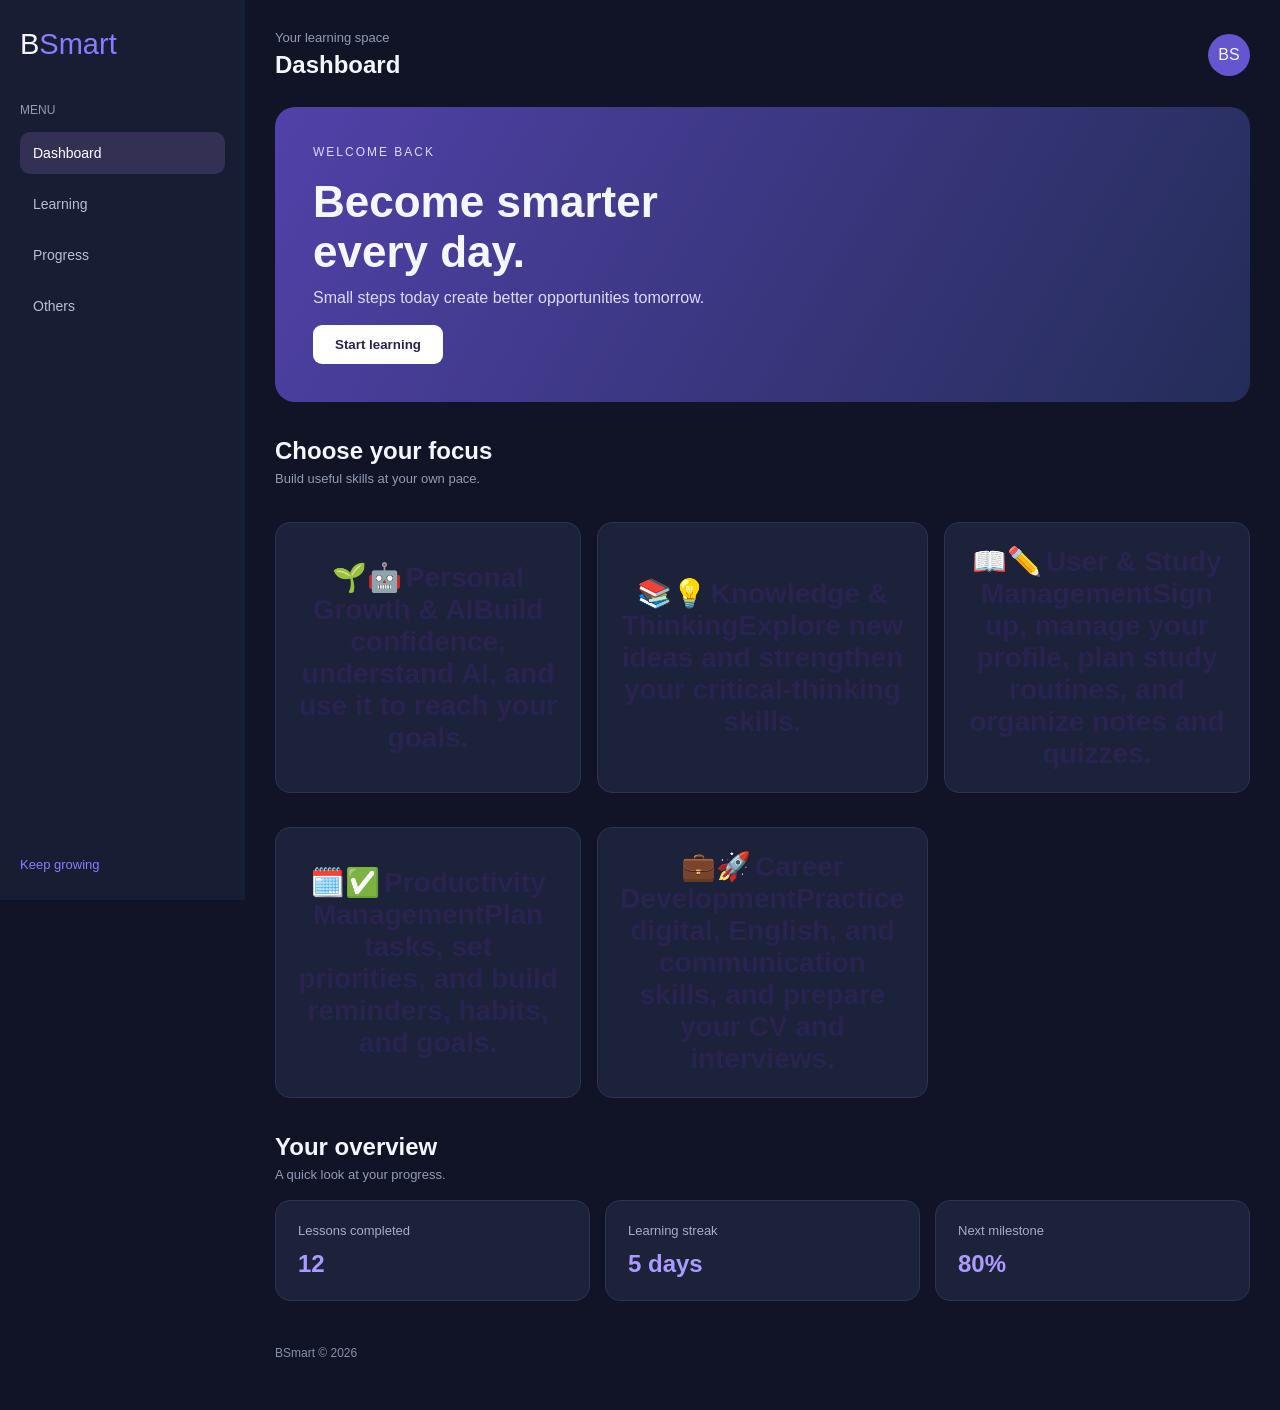
<file: index.html>
<!DOCTYPE html>
<html lang="en">
<head>
	<meta charset="UTF-8">
	<meta name="viewport" content="width=device-width, initial-scale=1.0">
	<title>BSmart Dashboard</title>
	<link rel="stylesheet" href="style.css">
</head>
<body>
	<aside class="sidebar">
		<div class="logo">B<span>Smart</span></div>
		<div class="menu-label">MENU</div>
		<nav aria-label="Main navigation">
			<a class="active" href="#dashboard">Dashboard</a>
			<a href="#learning">Learning</a>
			<a href="#progress">Progress</a>
			<a href="#others">Others</a>
		</nav>
		<div class="sidebar-bottom">Keep growing</div>
	</aside>

	<main class="main" id="dashboard">
		<header class="topbar">
			<div>
				<p class="muted">Your learning space</p>
				<h2>Dashboard</h2>
			</div>
			<div class="user-icon" aria-label="User profile">BS</div>
		</header>

		<section class="welcome">
			<div class="welcome-tag">WELCOME BACK</div>
			<h1>Become smarter<br>every day.</h1>
			<p>Small steps today create better opportunities tomorrow.</p>
			<button id="start-learning" type="button">Start learning</button>
		</section>

		<section class="section" id="learning">
			<div class="section-heading">
				<h2>Choose your focus</h2>
				<p>Build useful skills at your own pace.</p>
			</div>
			<div class="cards focus-cards" aria-label="Focus areas">
				<button class="card focus-card" type="button" aria-pressed="false">
					<span class="focus-image focus-image--growth" role="img" aria-label="A person growing alongside an AI assistant"><span aria-hidden="true">🌱</span><span aria-hidden="true">🤖</span></span>
					<span class="focus-card-content"><span class="focus-title">Personal Growth &amp; AI</span><span class="focus-description">Build confidence, understand AI, and use it to reach your goals.</span></span>
				</button>
				<button class="card focus-card" type="button" aria-pressed="false">
					<span class="focus-image focus-image--thinking" role="img" aria-label="Books and a bright idea"><span aria-hidden="true">📚</span><span aria-hidden="true">💡</span></span>
					<span class="focus-card-content"><span class="focus-title">Knowledge &amp; Thinking</span><span class="focus-description">Explore new ideas and strengthen your critical-thinking skills.</span></span>
				</button>
				<button class="card focus-card" type="button" aria-pressed="false">
					<span class="focus-image focus-image--study" role="img" aria-label="A study desk with books and notes"><span aria-hidden="true">📖</span><span aria-hidden="true">✏️</span></span>
					<span class="focus-card-content"><span class="focus-title">User &amp; Study Management</span><span class="focus-description">Sign up, manage your profile, plan study routines, and organize notes and quizzes.</span></span>
				</button>
				<button class="card focus-card" type="button" aria-pressed="false" data-page="productivity.html">
					<span class="focus-image focus-image--productivity" role="img" aria-label="A calendar and completed tasks"><span aria-hidden="true">🗓️</span><span aria-hidden="true">✅</span></span>
					<span class="focus-card-content"><span class="focus-title">Productivity Management</span><span class="focus-description">Plan tasks, set priorities, and build reminders, habits, and goals.</span></span>
				</button>
				<button class="card focus-card" type="button" aria-pressed="false">
					<span class="focus-image focus-image--career" role="img" aria-label="A briefcase for career development"><span aria-hidden="true">💼</span><span aria-hidden="true">🚀</span></span>
					<span class="focus-card-content"><span class="focus-title">Career Development</span><span class="focus-description">Practice digital, English, and communication skills, and prepare your CV and interviews.</span></span>
				</button>
			</div>
		</section>

		<section class="section" id="progress">
			<div class="section-heading">
				<h2>Your overview</h2>
				<p>A quick look at your progress.</p>
			</div>
			<div class="overview">
				<article class="card"><p>Lessons completed</p><h2>12</h2></article>
				<article class="card"><p>Learning streak</p><h2>5 days</h2></article>
				<article class="card"><p>Next milestone</p><h2>80%</h2></article>
			</div>
		</section>

		<footer>BSmart &copy; 2026</footer>
	</main>
	<script src="app.js"></script>
</body>
</html>
</file>
<file: style.css>
* {
  margin: 0;
  padding: 0;
  box-sizing: border-box;
}

body {
  font-family: Arial, sans-serif;
  background: #101426;
  color: #f5f6ff;
  min-height: 100vh;
}

.sidebar {
  width: 245px;
  background: #171d32;
  padding: 28px 20px;
  position: fixed;
  height: 100vh;
  top: 0;
  left: 0;
}

.logo {
  font-size: 29px;
  margin-bottom: 42px;
}

.logo span {
  color: #8b7cff;
}

.menu-label {
  color: #929bb5;
  font-size: 12px;
  margin-bottom: 15px;
}

nav {
  display: grid;
  gap: 9px;
}

nav a {
  text-decoration: none;
  color: #b8bfd4;
  padding: 13px;
  border-radius: 10px;
  font-size: 14px;
  transition: 0.3s;
}

nav a:hover,
nav a.active {
  background: #343054;
  color: white;
}

.sidebar-bottom {
  position: absolute;
  bottom: 28px;
  color: #8b7cff;
  font-size: 13px;
}

.main {
  margin-left: 245px;
  padding: 30px;
  width: calc(100% - 245px);
}

.topbar {
  display: flex;
  justify-content: space-between;
  align-items: center;
  margin-bottom: 28px;
}

.topbar h2 {
  margin-top: 6px;
}

.muted {
  color: #929bb5;
  font-size: 13px;
}

.user-icon {
  width: 42px;
  height: 42px;
  border-radius: 50%;
  background: #6555ce;
  display: grid;
  place-items: center;
}

.welcome {
  background: linear-gradient(120deg, #5141a9, #242d58);
  padding: 38px;
  border-radius: 20px;
  min-height: 250px;
}

.welcome-tag {
  color: #dedaff;
  font-size: 12px;
  letter-spacing: 2px;
}

.welcome h1 {
  font-size: 44px;
  margin: 18px 0 12px;
}

.welcome p {
  color: #dedaff;
}

button {
  border: none;
  background: white;
  color: #29234f;
  padding: 12px 22px;
  border-radius: 9px;
  font-weight: bold;
  margin-top: 18px;
  cursor: pointer;
}

button:hover {
  background: #ddd8ff;
}

.section {
  margin-top: 35px;
}

.section-heading {
  margin-bottom: 18px;
}

.section-heading p {
  color: #929bb5;
  font-size: 13px;
  margin-top: 6px;
}

.cards {
  display: grid;
  grid-template-columns: repeat(3, 1fr);
  gap: 16px;
}

.card {
  background: #1b2239;
  padding: 22px;
  border: 1px solid #2b3452;
  border-radius: 15px;
  transition: 0.3s;
}

.card:hover {
  transform: translateY(-4px);
  border-color: #8170ed;
}

.card span {
  font-size: 28px;
}

.card h3 {
  margin: 14px 0 8px;
}

.card p {
  color: #a5aec5;
  font-size: 13px;
}

.overview {
  display: grid;
  grid-template-columns: repeat(3, 1fr);
  gap: 15px;
}

.overview .card h2 {
  margin-top: 12px;
  color: #a99cff;
}

footer {
  margin-top: 45px;
  color: #8791aa;
  font-size: 12px;
  padding-bottom: 20px;
}

@media (max-width: 900px) {
  .sidebar {
    width: 200px;
  }

  .main {
    margin-left: 200px;
    width: calc(100% - 200px);
  }

  .cards {
    grid-template-columns: repeat(2, 1fr);
  }
}

@media (max-width: 600px) {
  .sidebar {
    width: 65px;
    padding: 15px 5px;
  }

  .logo {
    font-size: 16px;
    writing-mode: vertical-rl;
    margin: 0 auto 25px;
  }

  .menu-label,
  .sidebar-bottom {
    display: none;
  }

  nav a {
    font-size: 0;
    text-align: center;
    padding: 12px 2px;
  }

  nav a::first-letter {
    font-size: 17px;
  }

  .main {
    margin-left: 65px;
    width: calc(100% - 65px);
    padding: 15px;
  }

  .cards,
  .overview {
    grid-template-columns: 1fr;
  }

  .welcome {
    padding: 23px;
  }

  .welcome h1 {
    font-size: 34px;
  }
}
</file>
